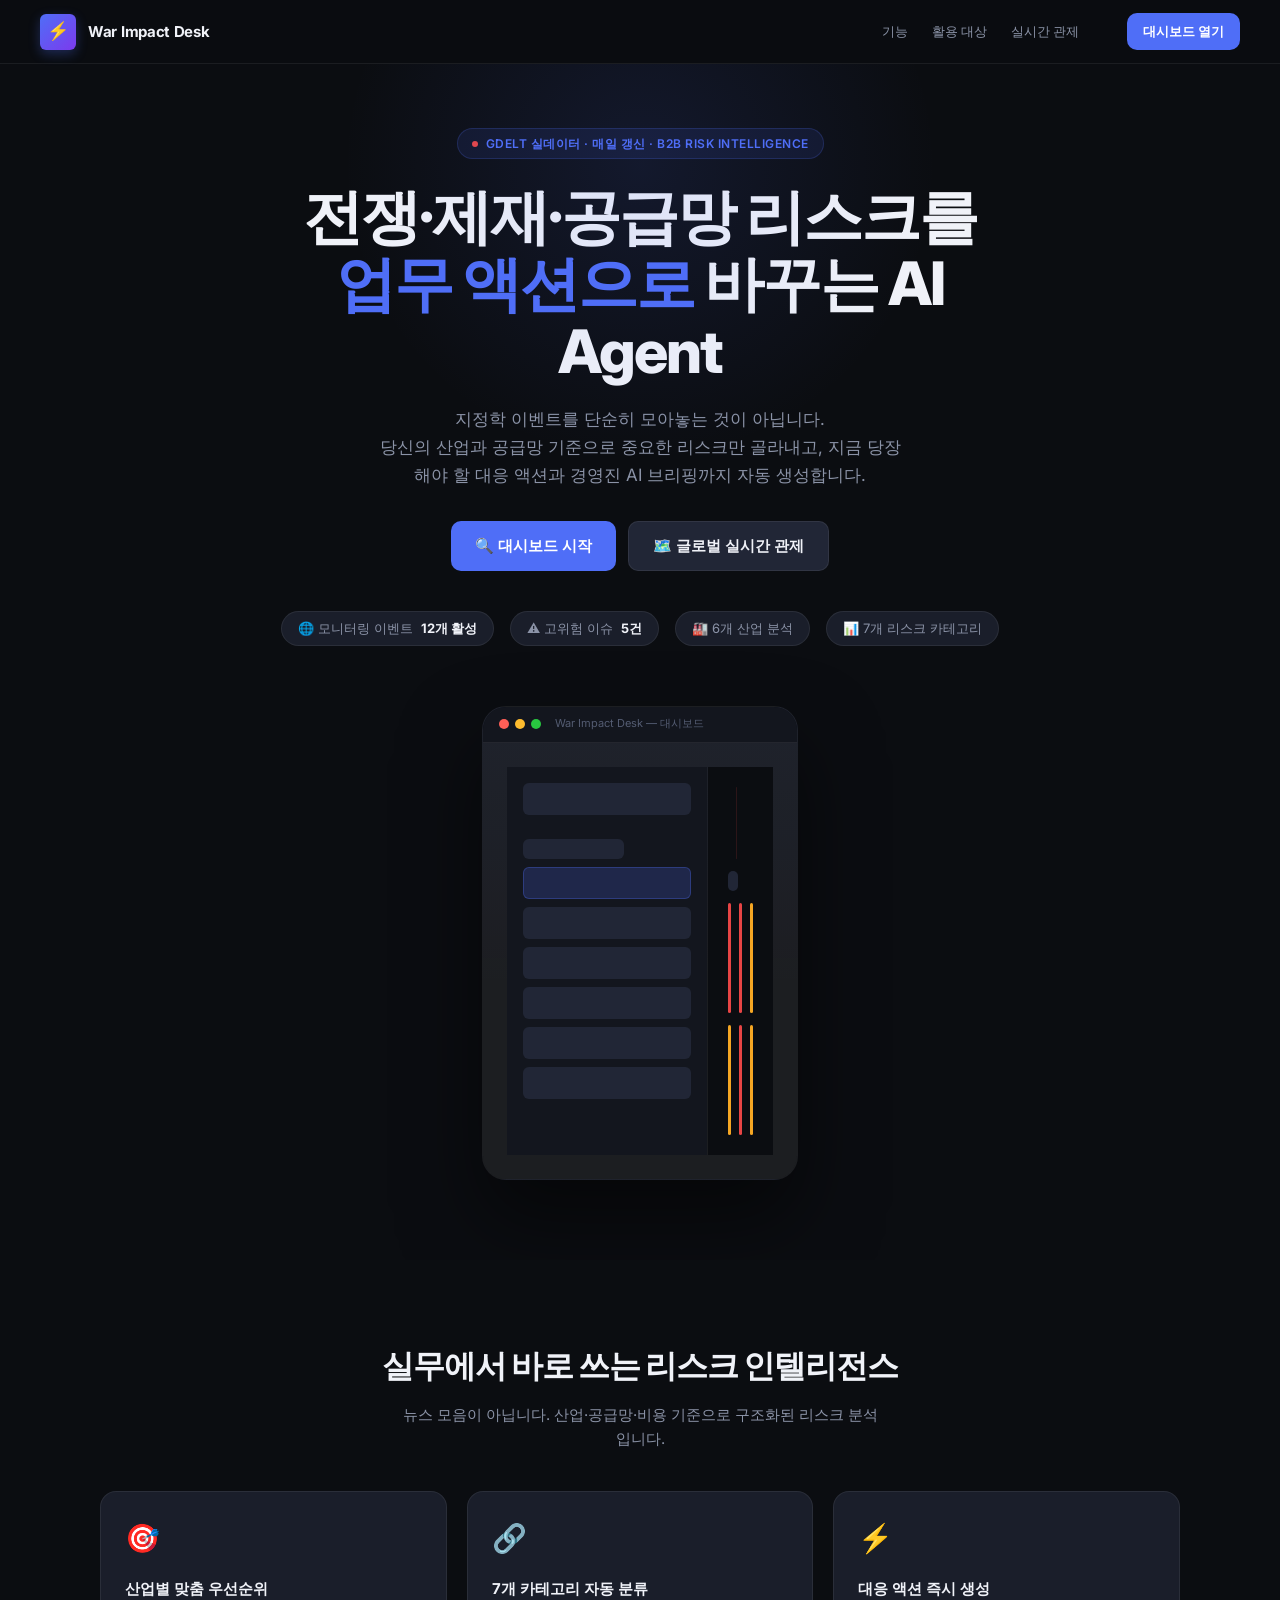
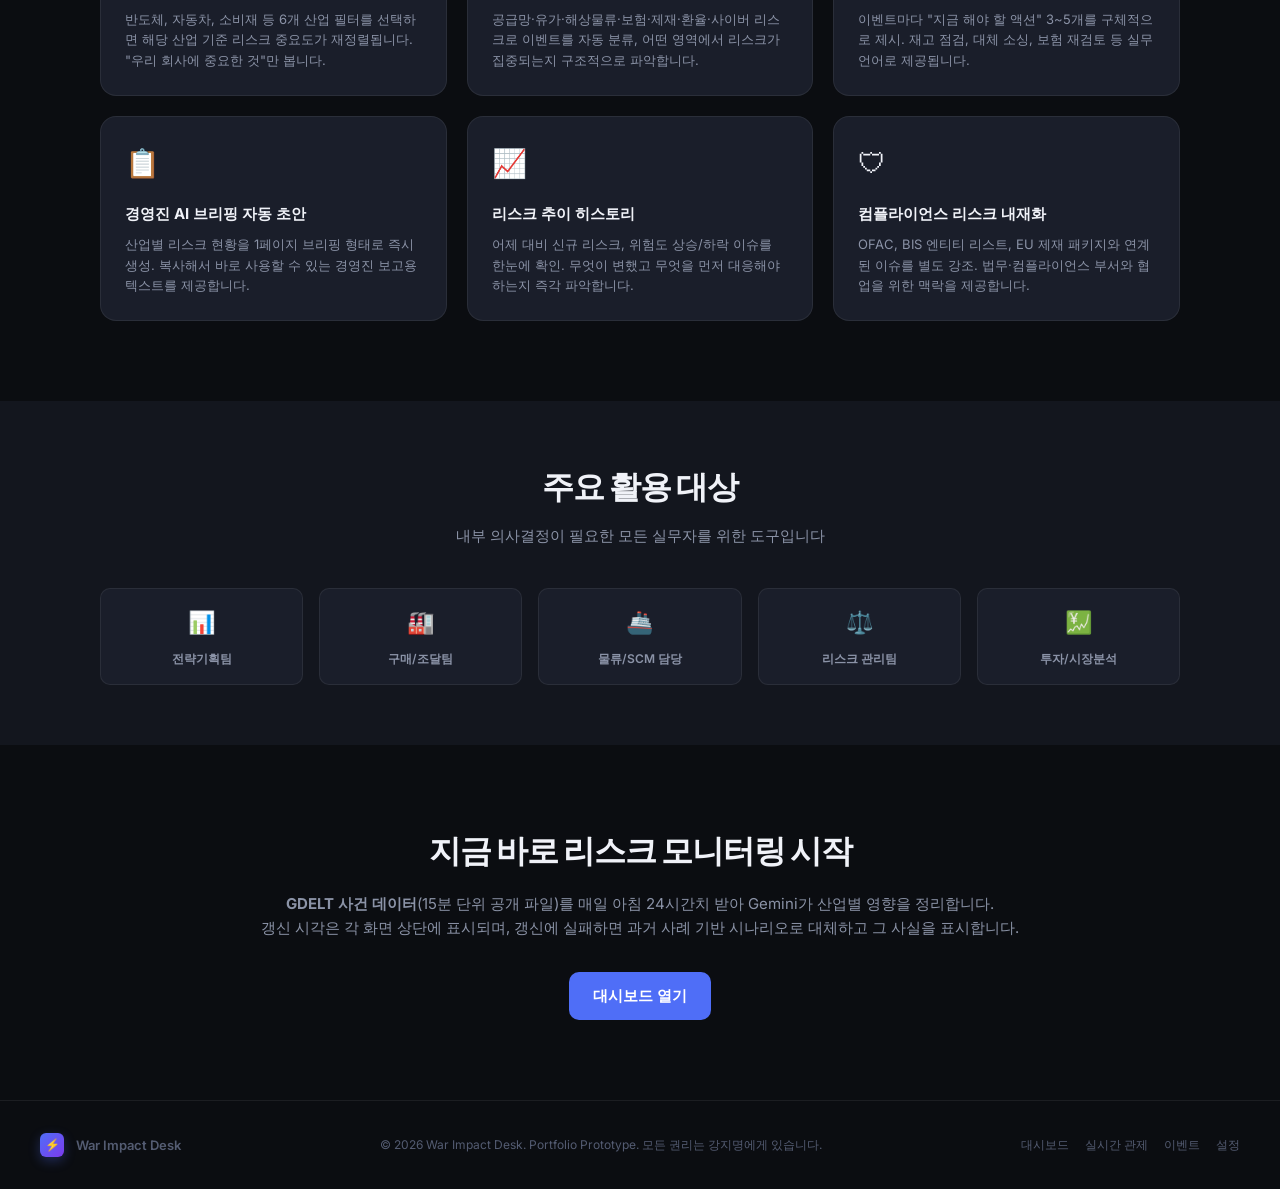
<file: index.html>
<!DOCTYPE html>
<html lang="ko">

<head>
  <meta charset="UTF-8">
  <meta name="viewport" content="width=device-width, initial-scale=1.0">
  <title>War Impact Desk — 전쟁·제재·공급망 리스크 모니터링</title>
  <meta name="description" content="전쟁·제재·공급망 리스크를 업무 액션으로 바꾸는 AI Agent. 기업 실무자를 위한 지정학 리스크 모니터링 플랫폼.">
  <link rel="stylesheet" href="styles.css">
  <style>
    .hero-screen {
      background: linear-gradient(180deg, rgba(79, 110, 247, 0.05) 0%, transparent 60%);
      border: 1px solid var(--border);
      border-radius: var(--radius-xl);
      overflow: hidden;
      max-width: 900px;
      margin: 60px auto 0;
      box-shadow: 0 40px 80px rgba(0, 0, 0, 0.5);
    }

    .hero-screen-bar {
      height: 36px;
      background: var(--bg-surface);
      border-bottom: 1px solid var(--border);
      display: flex;
      align-items: center;
      gap: 6px;
      padding: 0 16px;
    }

    .dot {
      width: 10px;
      height: 10px;
      border-radius: 50%;
    }

    .hero-screen img {
      width: 100%;
      display: block;
    }

    .hero-screen-preview {
      background: var(--bg-surface);
      padding: 24px;
      display: grid;
      grid-template-columns: 200px 1fr;
      gap: 1px;
      background-color: var(--border);
    }

    .preview-sidebar {
      background: var(--bg-surface);
      padding: 16px;
      display: flex;
      flex-direction: column;
      gap: 8px;
    }

    .preview-main {
      background: var(--bg-base);
      padding: 20px;
      display: flex;
      flex-direction: column;
      gap: 12px;
    }

    .ph {
      border-radius: 6px;
    }

    /* placeholder */
    .gradient-text {
      background: linear-gradient(135deg, #6c8aff, #a78bfa);
      -webkit-background-clip: text;
      -webkit-text-fill-color: transparent;
      background-clip: text;
    }

    .stat-pill {
      display: inline-flex;
      align-items: center;
      gap: 8px;
      background: var(--bg-card);
      border: 1px solid var(--border);
      border-radius: 99px;
      padding: 6px 16px;
      font-size: 13px;
      color: var(--text-secondary);
    }

    .stat-pill strong {
      color: var(--text-primary);
    }
  </style>
</head>

<body class="landing-body">

  <!-- NAV -->
  <nav class="landing-nav">
    <div class="logo-mark" onclick="location.href='index.html'" style="cursor:pointer;">
      <div class="logo-icon">⚡</div>
      <div>
        <div class="logo-text">War Impact Desk</div>
      </div>
    </div>
    <div class="landing-nav-links">
      <a href="#features" class="landing-nav-link">기능</a>
      <a href="#use-cases" class="landing-nav-link">활용 대상</a>
      <a href="map.html" class="landing-nav-link">실시간 관제</a>
    </div>
    <a href="dashboard.html" class="btn btn-primary" style="margin-left: 24px;">
      대시보드 열기
    </a>
  </nav>

  <!-- HERO -->
  <section class="hero">
    <div class="hero-label">
      <span class="pulse"
        style="width:6px;height:6px;border-radius:50%;background:var(--risk-high);display:inline-block;"></span>
      GDELT 실데이터 · 매일 갱신 · B2B RISK INTELLIGENCE
    </div>
    <h1 class="hero-title">
      전쟁·제재·공급망 리스크를<br>
      <span>업무 액션으로</span> 바꾸는 AI Agent
    </h1>
    <p class="hero-sub">
      지정학 이벤트를 단순히 모아놓는 것이 아닙니다.<br>
      당신의 산업과 공급망 기준으로 중요한 리스크만 골라내고,
      지금 당장 해야 할 대응 액션과 경영진 AI 브리핑까지 자동 생성합니다.
    </p>
    <div class="hero-cta">
      <a href="dashboard.html" class="btn btn-primary btn-lg">
        🔍 대시보드 시작
      </a>
      <a href="map.html" class="btn btn-secondary btn-lg">
        🗺️ 글로벌 실시간 관제
      </a>
    </div>

    <!-- STATS ROW -->
    <div style="display:flex; gap:16px; margin-top: 40px; flex-wrap:wrap; justify-content:center;">
      <div class="stat-pill">🌐 모니터링 이벤트 <strong>12개 활성</strong></div>
      <div class="stat-pill">⚠️ 고위험 이슈 <strong>5건</strong></div>
      <div class="stat-pill">🏭 6개 산업 분석</div>
      <div class="stat-pill">📊 7개 리스크 카테고리</div>
    </div>

    <!-- MOCK SCREEN PREVIEW -->
    <div class="hero-screen fade-in fade-in-delay-2">
      <div class="hero-screen-bar">
        <div class="dot" style="background:#ff5f57;"></div>
        <div class="dot" style="background:#febc2e;"></div>
        <div class="dot" style="background:#28c840;"></div>
        <span style="font-size:11px;color:var(--text-muted);margin-left:8px;">War Impact Desk — 대시보드</span>
      </div>
      <div class="hero-screen-preview">
        <!-- mini sidebar -->
        <div class="preview-sidebar">
          <div class="ph skeleton" style="height:32px;"></div>
          <div style="height:8px;"></div>
          <div class="ph skeleton" style="height:20px;width:60%;"></div>
          <div class="ph skeleton"
            style="height:32px;background:rgba(79,110,247,0.2);border:1px solid rgba(79,110,247,0.3);"></div>
          <div class="ph skeleton" style="height:32px;"></div>
          <div class="ph skeleton" style="height:32px;"></div>
          <div class="ph skeleton" style="height:32px;"></div>
          <div class="ph skeleton" style="height:32px;"></div>
          <div class="ph skeleton" style="height:32px;"></div>
        </div>
        <!-- mini main -->
        <div class="preview-main">
          <div style="display:grid;grid-template-columns:repeat(4,1fr);gap:8px;">
            <div class="ph skeleton" style="height:72px;border-radius:10px;"></div>
            <div class="ph skeleton" style="height:72px;border-radius:10px;background:rgba(232,69,69,0.15);"></div>
            <div class="ph skeleton" style="height:72px;border-radius:10px;"></div>
            <div class="ph skeleton" style="height:72px;border-radius:10px;"></div>
          </div>
          <div class="ph skeleton" style="height:20px;width:40%;"></div>
          <div style="display:grid;grid-template-columns:repeat(3,1fr);gap:8px;">
            <div class="ph skeleton" style="height:110px;border-radius:10px;border-left:3px solid var(--risk-high);">
            </div>
            <div class="ph skeleton" style="height:110px;border-radius:10px;border-left:3px solid var(--risk-high);">
            </div>
            <div class="ph skeleton" style="height:110px;border-radius:10px;border-left:3px solid var(--risk-medium);">
            </div>
          </div>
          <div style="display:grid;grid-template-columns:repeat(3,1fr);gap:8px;">
            <div class="ph skeleton" style="height:110px;border-radius:10px;border-left:3px solid var(--risk-medium);">
            </div>
            <div class="ph skeleton" style="height:110px;border-radius:10px;border-left:3px solid var(--risk-high);">
            </div>
            <div class="ph skeleton" style="height:110px;border-radius:10px;border-left:3px solid var(--risk-medium);">
            </div>
          </div>
        </div>
      </div>
    </div>
  </section>

  <!-- FEATURES -->
  <section class="feature-section" id="features">
    <h2 class="feature-section-title">실무에서 바로 쓰는 리스크 인텔리전스</h2>
    <p class="feature-section-sub">뉴스 모음이 아닙니다. 산업·공급망·비용 기준으로 구조화된 리스크 분석입니다.</p>
    <div class="feature-grid">
      <div class="feature-card fade-in">
        <div class="feature-icon">🎯</div>
        <div class="feature-title">산업별 맞춤 우선순위</div>
        <div class="feature-desc">반도체, 자동차, 소비재 등 6개 산업 필터를 선택하면 해당 산업 기준 리스크 중요도가 재정렬됩니다. "우리 회사에 중요한 것"만 봅니다.</div>
      </div>
      <div class="feature-card fade-in fade-in-delay-1">
        <div class="feature-icon">🔗</div>
        <div class="feature-title">7개 카테고리 자동 분류</div>
        <div class="feature-desc">공급망·유가·해상물류·보험·제재·환율·사이버 리스크로 이벤트를 자동 분류, 어떤 영역에서 리스크가 집중되는지 구조적으로 파악합니다.</div>
      </div>
      <div class="feature-card fade-in fade-in-delay-2">
        <div class="feature-icon">⚡</div>
        <div class="feature-title">대응 액션 즉시 생성</div>
        <div class="feature-desc">이벤트마다 "지금 해야 할 액션" 3~5개를 구체적으로 제시. 재고 점검, 대체 소싱, 보험 재검토 등 실무 언어로 제공됩니다.</div>
      </div>
      <div class="feature-card fade-in">
        <div class="feature-icon">📋</div>
        <div class="feature-title">경영진 AI 브리핑 자동 초안</div>
        <div class="feature-desc">산업별 리스크 현황을 1페이지 브리핑 형태로 즉시 생성. 복사해서 바로 사용할 수 있는 경영진 보고용 텍스트를 제공합니다.</div>
      </div>
      <div class="feature-card fade-in fade-in-delay-1">
        <div class="feature-icon">📈</div>
        <div class="feature-title">리스크 추이 히스토리</div>
        <div class="feature-desc">어제 대비 신규 리스크, 위험도 상승/하락 이슈를 한눈에 확인. 무엇이 변했고 무엇을 먼저 대응해야 하는지 즉각 파악합니다.</div>
      </div>
      <div class="feature-card fade-in fade-in-delay-2">
        <div class="feature-icon">🛡</div>
        <div class="feature-title">컴플라이언스 리스크 내재화</div>
        <div class="feature-desc">OFAC, BIS 엔티티 리스트, EU 제재 패키지와 연계된 이슈를 별도 강조. 법무·컴플라이언스 부서와 협업을 위한 맥락을 제공합니다.</div>
      </div>
    </div>
  </section>

  <!-- USE CASES -->
  <section class="use-case-section" id="use-cases">
    <div style="max-width:1080px;margin:0 auto;">
      <h2 class="feature-section-title">주요 활용 대상</h2>
      <p class="feature-section-sub">내부 의사결정이 필요한 모든 실무자를 위한 도구입니다</p>
      <div class="use-case-grid">
        <div class="use-case-card">
          <div class="use-case-icon">📊</div>
          <div class="use-case-label">전략기획팀</div>
        </div>
        <div class="use-case-card">
          <div class="use-case-icon">🏭</div>
          <div class="use-case-label">구매/조달팀</div>
        </div>
        <div class="use-case-card">
          <div class="use-case-icon">🚢</div>
          <div class="use-case-label">물류/SCM 담당</div>
        </div>
        <div class="use-case-card">
          <div class="use-case-icon">⚖️</div>
          <div class="use-case-label">리스크 관리팀</div>
        </div>
        <div class="use-case-card">
          <div class="use-case-icon">💹</div>
          <div class="use-case-label">투자/시장분석</div>
        </div>
      </div>
    </div>
  </section>

  <!-- CTA -->
  <section style="padding: 80px 40px; text-align:center;">
    <h2 style="font-size:32px;font-weight:800;letter-spacing:-1px;margin-bottom:16px;">지금 바로 리스크 모니터링 시작</h2>
    <p style="color:var(--text-secondary);font-size:15px;margin-bottom:32px;"><strong>GDELT 사건 데이터</strong>(15분 단위 공개 파일)를 매일 아침 24시간치 받아 Gemini가 산업별 영향을 정리합니다.<br>
      갱신 시각은 각 화면 상단에 표시되며, 갱신에 실패하면 과거 사례 기반 시나리오로 대체하고 그 사실을 표시합니다.</p>
    <a href="dashboard.html" class="btn btn-primary btn-lg">대시보드 열기</a>
  </section>

  <!-- FOOTER -->
  <footer class="lp-footer">
    <div class="logo-mark">
      <div class="logo-icon" style="width:24px;height:24px;font-size:12px;">⚡</div>
      <span style="font-size:13px;font-weight:600;">War Impact Desk</span>
    </div>
    <div>© 2026 War Impact Desk. Portfolio Prototype. 모든 권리는 강지명에게 있습니다.</div>
    <div style="display:flex;gap:16px;">
      <a href="dashboard.html" style="color:var(--text-muted);">대시보드</a>
      <a href="map.html" style="color:var(--text-muted);">실시간 관제</a>
      <a href="events.html" style="color:var(--text-muted);">이벤트</a>
      <a href="settings.html" style="color:var(--text-muted);">설정</a>
    </div>
  </footer>

</body>

</html>
</file>
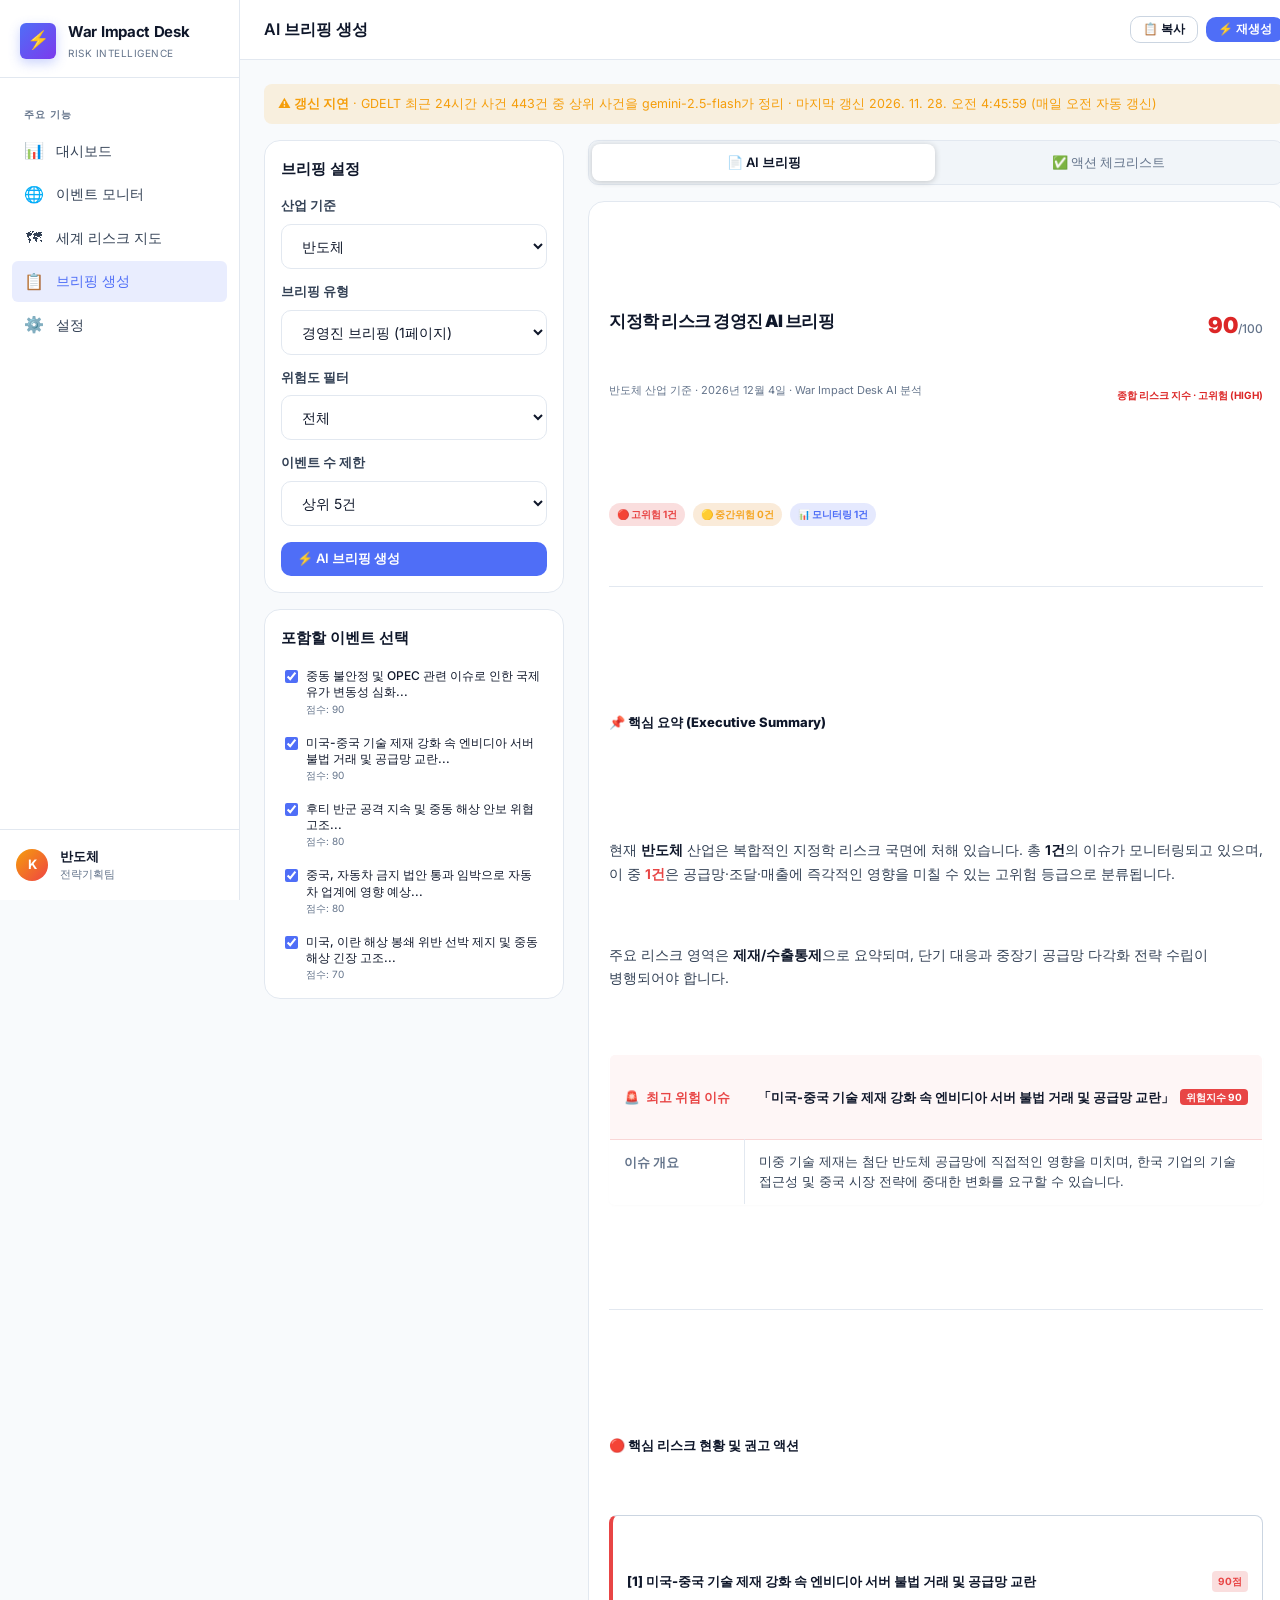
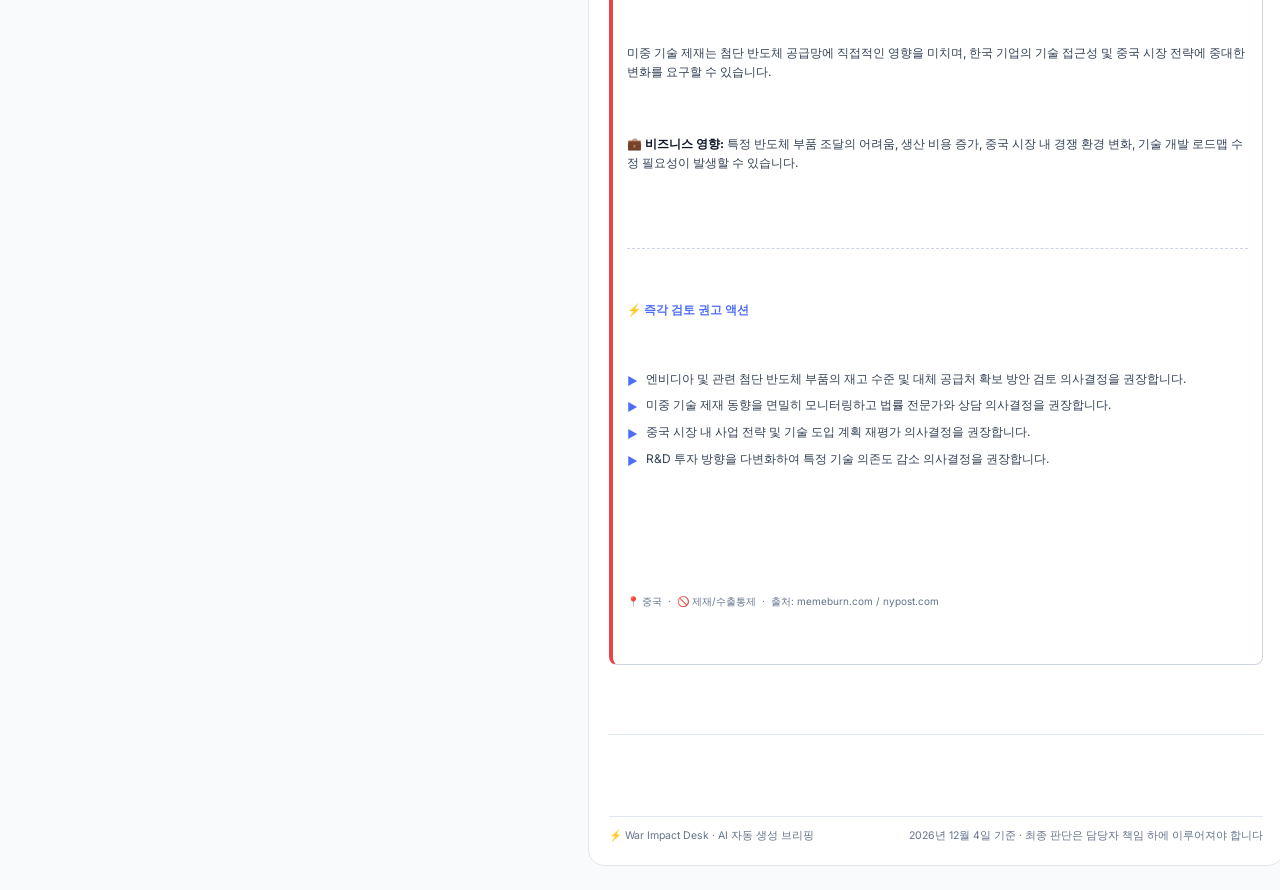
<file: report.html>
<!DOCTYPE html>
<html lang="ko">

<head>
  <meta charset="UTF-8">
  <meta name="viewport" content="width=device-width, initial-scale=1.0">
  <title>브리핑 생성 — War Impact Desk</title>
  <link rel="stylesheet" href="styles.css">
  <style>
    .report-preview {
      background: var(--bg-surface);
      border: 1px solid var(--border);
      border-radius: var(--radius-lg);
      padding: 20px;
      font-size: 12.5px;
      line-height: 1.7;
      color: var(--text-secondary);
      white-space: pre-wrap;
      word-break: break-word;
      min-height: 300px;
      font-family: var(--font-sans);
    }

    .report-preview b,
    .report-preview strong {
      color: var(--text-primary);
    }

    .report-section {
      margin-bottom: 18px;
      padding-bottom: 14px;
      border-bottom: 1px solid var(--border);
    }

    .report-section:last-of-type {
      border-bottom: none;
    }

    .report-section-title {
      font-weight: 800;
      color: var(--text-primary);
      font-size: 13px;
      padding-bottom: 6px;
      margin-bottom: 10px;
      font-family: var(--font-sans);
    }

    /* Light Theme Override for Entire Page (report.html) */
    body {
      --bg-base: #f8fafc;
      --bg-surface: #ffffff;
      --bg-card: #ffffff;
      --bg-elevated: #f1f5f9;
      --bg-hover: #e2e8f0;
      --border: #e2e8f0;
      --border-md: #cbd5e1;

      --text-primary: #0f172a;
      --text-secondary: #334155;
      --text-muted: #64748b;

      background: var(--bg-base);
      color: var(--text-primary);
    }

    .form-input,
    .form-select {
      background: var(--bg-surface);
      color: var(--text-primary);
    }

    .btn-secondary {
      background: var(--bg-surface);
      border-color: var(--border-md);
      color: var(--text-primary);
    }

    .btn-secondary:hover {
      background: var(--bg-hover);
    }

    .tab {
      color: var(--text-muted);
    }

    .tab.active,
    .tab:hover {
      color: var(--text-primary);
    }

    .tabs {
      background: var(--bg-elevated);
      border: 1px solid var(--border);
    }

    .generating-overlay {
      position: absolute;
      inset: 0;
      background: rgba(11, 13, 17, 0.8);
      backdrop-filter: blur(4px);
      display: flex;
      flex-direction: column;
      align-items: center;
      justify-content: center;
      border-radius: var(--radius-lg);
      z-index: 10;
      gap: 16px;
    }

    .spinner {
      width: 36px;
      height: 36px;
      border: 3px solid var(--bg-elevated);
      border-top-color: var(--accent);
      border-radius: 50%;
      animation: spin 0.8s linear infinite;
    }

    @keyframes spin {
      to {
        transform: rotate(360deg);
      }
    }

    .preview-wrap {
      position: relative;
    }

    .action-checklist {
      display: flex;
      flex-direction: column;
      gap: 8px;
    }

    .action-li {
      display: flex;
      align-items: flex-start;
      gap: 12px;
      padding: 12px 14px;
      background: var(--bg-card);
      border: 1px solid var(--border);
      border-radius: var(--radius-md);
      font-size: 13px;
      transition: var(--transition);
      cursor: pointer;
    }

    .action-li:hover {
      border-color: var(--border-md);
    }

    .action-li.done {
      opacity: 0.5;
      text-decoration: line-through;
    }

    .checkbox {
      width: 18px;
      height: 18px;
      border: 1.5px solid var(--border-md);
      border-radius: 4px;
      flex-shrink: 0;
      margin-top: 1px;
      display: flex;
      align-items: center;
      justify-content: center;
      transition: var(--transition);
    }

    .action-li.done .checkbox {
      background: var(--accent);
      border-color: var(--accent);
      color: white;
    }

    .config-panel {
      display: flex;
      flex-direction: column;
      gap: 16px;
    }

    .tab-panels {
      margin-top: 20px;
    }
  </style>
</head>

<body>
  <div class="app-layout">
    <aside class="sidebar">
      <div class="sidebar-logo" onclick="location.href='index.html'" style="cursor:pointer;">
        <div class="logo-mark">
          <div class="logo-icon">⚡</div>
          <div>
            <div class="logo-text">War Impact Desk</div>
            <div class="logo-sub">Risk Intelligence</div>
          </div>
        </div>
      </div>
      <nav class="sidebar-nav">
        <div class="nav-section-label">주요 기능</div>
        <a href="dashboard.html" class="nav-item"><span class="nav-icon">📊</span> 대시보드</a>
        <a href="events.html" class="nav-item"><span class="nav-icon">🌐</span> 이벤트 모니터</a>
        <a href="map.html" class="nav-item"><span class="nav-icon">🗺</span> 세계 리스크 지도</a>
        <a href="report.html" class="nav-item active"><span class="nav-icon">📋</span> 브리핑 생성</a>
        <a href="settings.html" class="nav-item"><span class="nav-icon">⚙️</span> 설정</a>
      </nav>
      <div class="sidebar-footer">
        <div class="user-chip">
          <div class="user-avatar">K</div>
          <div>
            <div class="user-name" id="sidebar-ind">반도체</div>
            <div class="user-role">전략기획팀</div>
          </div>
        </div>
      </div>
    </aside>

    <div class="main-content">
      <div class="topbar">
        <div class="topbar-title">AI 브리핑 생성</div>
        <div class="topbar-actions">
          <button class="btn btn-secondary btn-sm" onclick="copyReport()">📋 복사</button>
          <button class="btn btn-primary btn-sm" onclick="generateReport()">⚡ 재생성</button>
        </div>
      </div>

      <div class="page-body">
        <div style="display:grid;grid-template-columns:300px 1fr;gap:24px;align-items:start;">

          <!-- LEFT: Config -->
          <div class="config-panel fade-in">
            <div class="card card-sm">
              <div class="section-title" style="margin-bottom:14px;">브리핑 설정</div>
              <div style="display:flex;flex-direction:column;gap:12px;">
                <div class="form-group">
                  <label class="form-label">산업 기준</label>
                  <select class="form-select" id="sel-industry">
                    <option value="all">전체 산업</option>
                  </select>
                </div>
                <div class="form-group">
                  <label class="form-label">브리핑 유형</label>
                  <select class="form-select" id="sel-type">
                    <option value="exec">경영진 브리핑 (1페이지)</option>
                    <option value="detail">실무팀 상세 리포트</option>
                    <option value="action">액션 아이템 리스트</option>
                  </select>
                </div>
                <div class="form-group">
                  <label class="form-label">위험도 필터</label>
                  <select class="form-select" id="sel-risk">
                    <option value="all">전체</option>
                    <option value="high">고위험만</option>
                    <option value="high_medium">고위험 + 중간</option>
                  </select>
                </div>
                <div class="form-group">
                  <label class="form-label">이벤트 수 제한</label>
                  <select class="form-select" id="sel-count">
                    <option value="3">상위 3건</option>
                    <option value="5" selected>상위 5건</option>
                    <option value="10">전체 (10건)</option>
                  </select>
                </div>
                <button class="btn btn-primary" onclick="generateReport()" style="margin-top:4px;">
                  ⚡ AI 브리핑 생성
                </button>
              </div>
            </div>

            <!-- Event multi-select -->
            <div class="card card-sm">
              <div class="section-title" style="margin-bottom:12px;">포함할 이벤트 선택</div>
              <div id="event-checkboxes"
                style="display:flex;flex-direction:column;gap:6px;max-height:320px;overflow-y:auto;"></div>
            </div>
          </div>

          <!-- RIGHT: Report Preview -->
          <div class="fade-in">
            <!-- Tabs -->
            <div class="tabs" style="margin-bottom:16px;">
              <div class="tab active" onclick="switchTab('preview',this)">📄 AI 브리핑</div>
              <div class="tab" onclick="switchTab('actions',this)">✅ 액션 체크리스트</div>
            </div>

            <!-- TAB: Preview -->
            <div id="tab-preview" class="tab-content active preview-wrap">
              <div id="report-output" class="report-preview"></div>
              <div id="gen-overlay" class="generating-overlay" style="display:none;">
                <div class="spinner"></div>
                <div style="font-size:13px;color:var(--text-secondary);">AI 분석 중...</div>
              </div>
            </div>

            <!-- TAB: Actions -->
            <div id="tab-actions" class="tab-content">
              <div class="section-header" style="margin-bottom:12px;">
                <div>
                  <div class="section-title">통합 액션 체크리스트</div>
                  <div class="section-sub" id="action-progress-label">0 / 0 완료</div>
                </div>
                <button class="btn btn-ghost btn-sm" onclick="resetChecklist()">초기화</button>
              </div>
              <div class="action-checklist" id="action-list"></div>
            </div>

            <!-- Copy success -->
            <div id="copy-toast"
              style="display:none;position:fixed;bottom:24px;right:24px;background:var(--bg-elevated);border:1px solid var(--border-md);border-radius:var(--radius-md);padding:10px 18px;font-size:13px;color:var(--text-primary);box-shadow:var(--shadow-elevated);z-index:999;">
              ✅ 클립보드에 복사되었습니다
            </div>
          </div>

        </div>
      </div>
    </div>
  </div>

  <script src="live-data.js"></script>
  <script src="data.js"></script>
  <script>
    let checkedActions = {};
    let selectedEventIds = new Set();

    document.addEventListener('DOMContentLoaded', () => {
      // Populate industry dropdown
      const sel = document.getElementById('sel-industry');
      INDUSTRIES.forEach(i => { const o = document.createElement('option'); o.value = i.id; o.textContent = i.label; sel.appendChild(o); });
      const prefs = loadPreferences();
      sel.value = prefs.industry || 'semiconductor';
      document.getElementById('sidebar-ind').textContent = INDUSTRIES.find(i => i.id === prefs.industry)?.label || '반도체';

      // Check URL param
      const params = new URLSearchParams(location.search);
      const paramId = params.get('id');

      // Populate event checkboxes
      renderEventCheckboxes(paramId);

      generateReport();
    });

    function renderEventCheckboxes(preselected) {
      const wrap = document.getElementById('event-checkboxes');
      wrap.innerHTML = '';
      const sorted = [...EVENTS].sort((a, b) => b.risk_score - a.risk_score);
      sorted.forEach((e, idx) => {
        const isChecked = preselected ? e.id === preselected : idx < 5;
        if (isChecked) selectedEventIds.add(e.id);
        const item = document.createElement('label');
        item.style.cssText = 'display:flex;align-items:flex-start;gap:8px;cursor:pointer;padding:6px 4px;border-radius:6px;transition:var(--transition);';
        item.innerHTML = `
        <input type="checkbox" ${isChecked ? 'checked' : ''} value="${e.id}" style="margin-top:2px;accent-color:var(--accent);" onchange="toggleEvent('${e.id}',this.checked)">
        <div>
          <div style="font-size:12px;font-weight:500;line-height:1.35;">${e.title.slice(0, 45)}...</div>
          <div style="font-size:10px;color:var(--text-muted);">점수: ${e.risk_score}</div>
        </div>
      `;
        wrap.appendChild(item);
      });
    }

    function toggleEvent(id, checked) {
      if (checked) selectedEventIds.add(id); else selectedEventIds.delete(id);
    }

    function switchTab(name, el) {
      document.querySelectorAll('.tab').forEach(t => t.classList.remove('active'));
      document.querySelectorAll('.tab-content').forEach(t => t.classList.remove('active'));
      el.classList.add('active');
      document.getElementById('tab-' + name).classList.add('active');
    }

    function getSelectedEvents() {
      const ind = document.getElementById('sel-industry').value;
      const risk = document.getElementById('sel-risk').value;
      const count = parseInt(document.getElementById('sel-count').value);

      let events = EVENTS.filter(e => selectedEventIds.has(e.id));
      if (ind !== 'all') events = events.filter(e => e.impact_industries.includes(ind));
      if (risk === 'high') events = events.filter(e => e.risk_level === 'high');
      if (risk === 'high_medium') events = events.filter(e => e.risk_level !== 'low');
      events = events.sort((a, b) => b.risk_score - a.risk_score).slice(0, count);
      return events;
    }

    function generateReport() {
      const overlay = document.getElementById('gen-overlay');
      overlay.style.display = 'flex';

      setTimeout(() => {
        const type = document.getElementById('sel-type').value;
        const ind = document.getElementById('sel-industry').value;
        const events = getSelectedEvents();
        const indLabel = INDUSTRIES.find(i => i.id === ind)?.label || '전체';
        const now = new Date();
        const dateStr = now.toLocaleDateString('ko-KR', { year: 'numeric', month: 'long', day: 'numeric' });

        let output = '';

        if (type === 'exec') {
          output = buildExecReport(events, indLabel, dateStr);
        } else if (type === 'detail') {
          output = buildDetailReport(events, indLabel, dateStr);
        } else {
          output = buildActionReport(events, indLabel, dateStr);
        }

        document.getElementById('report-output').innerHTML = output;
        buildActionChecklist(events);
        overlay.style.display = 'none';
      }, 900);
    }

    function buildExecReport(events, ind, date) {
      const highCount = events.filter(e => e.risk_level === 'high').length;
      const medCount = events.filter(e => e.risk_level === 'medium').length;
      const avgScore = events.length ? Math.round(events.reduce((s, e) => s + e.risk_score, 0) / events.length) : 0;
      const topEvent = events[0];
      const cats = [...new Set(events.map(e => CATEGORIES[e.category]?.label))].filter(Boolean);
      const riskLabel = avgScore >= 75 ? '고위험 (HIGH)' : avgScore >= 50 ? '중간 위험 (MEDIUM)' : '낮음 (LOW)';
      const riskColor = avgScore >= 75 ? '#dc2626' : avgScore >= 50 ? '#d97706' : '#16a34a';
      const escalated = events.filter(e => (e.risk_score - e.prev_score) >= 10).map(e => e.title).slice(0, 3);

      return `<div class="report-section">
        <div style="display:flex;justify-content:space-between;align-items:flex-start;margin-bottom:14px;">
          <div>
            <div style="font-size:17px;font-weight:900;color:var(--text-primary);letter-spacing:-0.5px;">지정학 리스크 경영진 AI 브리핑</div>
            <div style="font-size:11px;color:var(--text-muted);margin-top:3px;">${ind} 산업 기준 · ${date} · War Impact Desk AI 분석</div>
          </div>
          <div style="text-align:right;">
            <div style="font-size:22px;font-weight:900;color:${riskColor};">${avgScore}<span style="font-size:12px;font-weight:500;color:#64748b;">/100</span></div>
            <div style="font-size:10px;font-weight:700;color:${riskColor};">종합 리스크 지수 · ${riskLabel}</div>
          </div>
        </div>
        <div style="display:flex;gap:8px;flex-wrap:wrap;margin-bottom:4px;">
          <span style="background:rgba(220,38,38,0.15);color:var(--risk-high);font-size:10px;font-weight:700;padding:3px 8px;border-radius:99px;">🔴 고위험 ${highCount}건</span>
          <span style="background:rgba(217,119,6,0.15);color:var(--risk-medium);font-size:10px;font-weight:700;padding:3px 8px;border-radius:99px;">🟡 중간위험 ${medCount}건</span>
          <span style="background:rgba(79,110,247,0.15);color:var(--accent);font-size:10px;font-weight:700;padding:3px 8px;border-radius:99px;">📊 모니터링 ${events.length}건</span>
          ${escalated.length ? `<span style="background:rgba(194,65,12,0.15);color:#f97316;font-size:10px;font-weight:700;padding:3px 8px;border-radius:99px;">⚠️ 위험 상승 ${escalated.length}건</span>` : ''}
        </div>
      </div>

      <div class="report-section">
        <div class="report-section-title">📌 핵심 요약 (Executive Summary)</div>
        <div style="font-size:13.5px;color:var(--text-secondary);line-height:1.75; word-break: keep-all;">
          <p style="margin-bottom:10px;">현재 <strong>${ind}</strong> 산업은 복합적인 지정학 리스크 국면에 처해 있습니다. 총 <strong>${events.length}건</strong>의 이슈가 모니터링되고 있으며, 이 중 <strong style="color:var(--risk-high);">${highCount}건</strong>은 공급망·조달·매출에 즉각적인 영향을 미칠 수 있는 고위험 등급으로 분류됩니다.</p>
          <p style="margin-bottom:0;">주요 리스크 영역은 <strong>${cats.join(' / ')}</strong>으로 요약되며, 단기 대응과 중장기 공급망 다각화 전략 수립이 병행되어야 합니다.</p>
          ${topEvent ? `<table style="width:100%;border-collapse:collapse;margin:16px 0 0 0;font-size:12.5px;color:var(--text-secondary);border:1px solid var(--border-md);border-radius:6px;overflow:hidden;box-shadow:0 1px 3px rgba(0,0,0,0.02);">
            <tbody>
              <tr style="background:rgba(220,38,38,0.04);border-bottom:1px solid rgba(220,38,38,0.15);height:28px;">
                <th style="padding:4px 14px;text-align:left;font-weight:700;color:var(--risk-high);width:1px;white-space:nowrap;vertical-align:middle;line-height:1.2;">
                  <span style="display:flex;align-items:center;gap:6px;"><span style="font-size:12.5px;">🚨</span> 최고 위험 이슈</span>
                </th>
                <td style="padding:4px 14px;font-weight:800;color:var(--text-primary);vertical-align:middle;line-height:1.2;">
                  <div style="display:flex;align-items:center;gap:6px;flex-wrap:nowrap;">
                    <span style="white-space:nowrap;overflow:hidden;text-overflow:ellipsis;">「${topEvent.title}」</span>
                    <span style="display:inline-flex;align-items:center;padding:2px 6px;border-radius:4px;background:var(--risk-high);color:#fff;font-size:10px;font-weight:700;line-height:1.2;height:16px;white-space:nowrap;flex-shrink:0;">위험지수 ${topEvent.risk_score}</span>
                  </div>
                </td>
              </tr>
              <tr style="background:var(--bg-surface);">
                <th style="padding:12px 14px;text-align:left;font-weight:700;color:var(--text-muted);border-right:1px solid var(--border);border-bottom:1px solid var(--border);vertical-align:top;">이슈 개요</th>
                <td style="padding:12px 14px;line-height:1.6;border-bottom:1px solid var(--border);vertical-align:top;word-break:keep-all;">${topEvent.insight.why_it_matters}</td>
              </tr>
            </tbody>
          </table>` : ''}
        </div>
      </div>

      <div class="report-section">
        <div class="report-section-title">🔴 핵심 리스크 현황 및 권고 액션</div>
        ${events.map((e, i) => {
        const delta = e.risk_score - e.prev_score;
        const cat = CATEGORIES[e.category];
        return `<div style="margin-bottom:12px;padding:12px 14px;background:transparent;border-radius:8px;border:1px solid var(--border-md);border-left:4px solid ${e.risk_level === 'high' ? 'var(--risk-high)' : e.risk_level === 'medium' ? 'var(--risk-medium)' : 'var(--risk-low)'};">
            <div style="display:flex;justify-content:space-between;align-items:center;margin-bottom:8px;">
              <div style="font-size:13px;font-weight:800;color:var(--text-primary);">[${i + 1}] ${e.title}</div>
              <div style="display:flex;gap:6px;align-items:center;">
                ${delta > 0 ? `<span style="font-size:10px;color:var(--risk-high);font-weight:700;">▲${delta}pt</span>` : ''}
                <span style="font-size:10px;font-weight:700;padding:2px 6px;border-radius:4px;background:${e.risk_level === 'high' ? 'rgba(220,38,38,0.15)' : e.risk_level === 'medium' ? 'rgba(217,119,6,0.15)' : 'rgba(22,163,74,0.15)'};color:${e.risk_level === 'high' ? 'var(--risk-high)' : e.risk_level === 'medium' ? 'var(--risk-medium)' : 'var(--risk-low)'}">${e.risk_score}점</span>
              </div>
            </div>
            <div style="font-size:12px;color:var(--text-secondary);line-height:1.6;margin-bottom:10px;">${e.insight.why_it_matters}</div>
            <div style="font-size:12px;color:var(--text-secondary);line-height:1.6;margin-bottom:12px;"><strong style="color:var(--text-primary);">💼 비즈니스 영향:</strong> ${e.insight.business_impact}</div>
            
            <div style="padding-top:10px;border-top:1px dashed var(--border-md);">
              <div style="font-size:11.5px;color:var(--accent);font-weight:800;margin-bottom:6px;">⚡ 즉각 검토 권고 액션</div>
              ${e.insight.recommended_actions.map(a => `<div style="display:flex;gap:8px;align-items:flex-start;margin-bottom:6px;"><span style="color:var(--accent);font-weight:900;font-size:11px;margin-top:2px;">▶</span><span style="font-size:12px;color:var(--text-secondary);line-height:1.5;">${a} 의사결정을 권장합니다.</span></div>`).join('')}
            </div>
            
            <div style="font-size:10px;color:var(--text-muted);margin-top:10px;">📍 ${e.region} &nbsp;·&nbsp; ${cat?.icon} ${cat?.label} &nbsp;·&nbsp; 출처: ${e.source}</div>
          </div>`;
      }).join('')}
      </div>

      <div style="border-top:1px solid var(--border);padding-top:10px;font-size:10.5px;color:var(--text-muted);font-family:var(--font-sans);display:flex;justify-content:space-between;">
        <span>⚡ War Impact Desk · AI 자동 생성 브리핑</span>
        <span>${date} 기준 · 최종 판단은 담당자 책임 하에 이루어져야 합니다</span>
      </div>`;
    }

    function buildDetailReport(events, ind, date) {
      return `<div class="report-section">
      <div class="report-section-title">📋 ${ind} 산업 상세 리스크 분석 리포트</div>
      <div style="font-size:12px;color:var(--text-muted);margin-bottom:16px;font-family:var(--font-sans);">기준일: ${date} | 이벤트 ${events.length}건</div>
    </div>
    ${events.map((e, i) => `
      <div class="report-section" style="margin-bottom:16px;">
        <div class="report-section-title" style="font-size:14px;margin-bottom:8px;">${i + 1}. ${e.title}</div>
        <div style="font-size:11px;margin-bottom:8px;font-family:var(--font-sans);">
          <span class="badge badge-risk-${e.risk_level}" style="font-size:10px;padding:2px 6px;">${{ high: '고위험', medium: '중간', low: '낮음' }[e.risk_level]}</span>
          <span class="badge badge-cat" style="margin-left:6px;font-size:10px;padding:2px 6px;">${CATEGORIES[e.category]?.icon} ${CATEGORIES[e.category]?.label}</span>
          <span style="margin-left:8px;color:var(--text-muted);">리스크 점수: ${e.risk_score}/100 | 출처: ${e.source}</span>
        </div>
        <div style="color:var(--text-secondary);font-size:12px;line-height:1.6;font-family:var(--font-sans);margin-bottom:8px;font-style:italic;">"${e.insight.why_it_matters}"</div>
        <div style="color:var(--text-secondary);font-size:12px;line-height:1.6;font-family:var(--font-sans);margin-bottom:8px;"><strong style="color:var(--text-primary);">비즈니스 영향:</strong> ${e.insight.business_impact}</div>
        <div style="font-size:12px;font-family:var(--font-sans);">
          <strong style="color:var(--text-primary);">권고 액션:</strong>
          ${e.insight.recommended_actions.map((a, j) => `<div style="color:var(--text-secondary);margin-top:2px;padding-left:8px;">${j + 1}. ${a} 실행을 권장합니다.</div>`).join('')}
        </div>
      </div>
    `).join('')}`;
    }

    function buildActionReport(events, ind, date) {
      const all = events.flatMap(e => e.insight.recommended_actions.map(a => ({ action: a, event: e.title, level: e.risk_level })));
      return `<div class="report-section">
      <div class="report-section-title">✅ ${ind} 산업 대응 액션 리스트</div>
      <div style="font-size:12px;color:var(--text-muted);margin-bottom:16px;font-family:var(--font-sans);">생성일: ${date} | 총 ${all.length}개 항목</div>
    </div>
    <div class="report-section">
      <div class="report-section-title" style="color:var(--risk-high);">🔴 즉각 조치 (고위험)</div>
      ${all.filter(a => a.level === 'high').map((a, i) => `
        <div style="display:flex;gap:10px;margin-bottom:8px;font-family:var(--font-sans);">
          <span style="color:var(--risk-high);font-weight:800;flex-shrink:0;">${i + 1}.</span>
          <div>
            <div style="font-size:13px;color:var(--text-primary);">${a.action}</div>
            <div style="font-size:11px;color:var(--text-muted);">← ${a.event.slice(0, 60)}...</div>
          </div>
        </div>
      `).join('')}
    </div>
    <div class="report-section">
      <div class="report-section-title" style="color:var(--risk-medium);">🟡 단기 검토 (중간 위험)</div>
      ${all.filter(a => a.level === 'medium').map((a, i) => `
        <div style="display:flex;gap:10px;margin-bottom:8px;font-family:var(--font-sans);">
          <span style="color:var(--risk-medium);font-weight:800;flex-shrink:0;">${i + 1}.</span>
          <div>
            <div style="font-size:13px;color:var(--text-primary);">${a.action}</div>
            <div style="font-size:11px;color:var(--text-muted);">← ${a.event.slice(0, 60)}...</div>
          </div>
        </div>
      `).join('')}
    </div>`;
    }

    function buildActionChecklist(events) {
      // Use encodeURIComponent followed by btoa to safely encode non-latin characters
      const all = events.flatMap(e => e.insight.recommended_actions.map(a => {
        let key = '';
        try {
          key = btoa(encodeURIComponent(a)).slice(0, 12);
        } catch (err) {
          key = Math.random().toString(36).substring(7); // Fallback key
        }
        return { action: a, eventTitle: e.title, level: e.risk_level, key: key };
      }));
      const wrap = document.getElementById('action-list');
      wrap.innerHTML = '';
      all.forEach(item => {
        const done = checkedActions[item.key] || false;
        const li = document.createElement('div');
        li.className = 'action-li' + (done ? ' done' : '');
        li.innerHTML = `
        <div class="checkbox" style="${done ? 'background:var(--accent);border-color:var(--accent);' : ''}">
          ${done ? '<span style="color:white;font-size:11px;font-weight:800;">✓</span>' : ''}
        </div>
        <div style="flex:1;">
          <div style="font-size:13px;">${item.action}</div>
          <div style="font-size:11px;color:var(--text-muted);margin-top:3px;">${item.eventTitle.slice(0, 55)}...</div>
        </div>
        <span class="badge badge-risk-${item.level}">${{ high: '고위험', medium: '중간', low: '낮음' }[item.level]}</span>
      `;
        li.onclick = () => {
          checkedActions[item.key] = !checkedActions[item.key];
          buildActionChecklist(events);
        };
        wrap.appendChild(li);
      });
      const doneCount = Object.values(checkedActions).filter(Boolean).length;
      document.getElementById('action-progress-label').textContent = `${doneCount} / ${all.length} 완료`;
    }

    function resetChecklist() {
      checkedActions = {};
      generateReport();
    }

    function copyReport() {
      const el = document.getElementById('report-output');
      const text = el.innerText;
      navigator.clipboard.writeText(text).then(() => {
        const toast = document.getElementById('copy-toast');
        toast.style.display = 'block';
        setTimeout(() => toast.style.display = 'none', 2500);
      });
    }
  </script>
</body>

</html>
</file>
<file: styles.css>
/* ============================================================
   War Impact Desk — Design System & Global Styles
   ============================================================ */

@import url('https://fonts.googleapis.com/css2?family=Inter:wght@300;400;500;600;700;800&family=JetBrains+Mono:wght@400;500&display=swap');

/* ── CSS Variables ─────────────────────────────────────────── */
:root {
  /* Neutrals */
  --bg-base:     #0b0d11;
  --bg-surface:  #13161e;
  --bg-card:     #1a1e2a;
  --bg-elevated: #212636;
  --bg-hover:    #262c3c;
  --border:      rgba(255,255,255,0.07);
  --border-md:   rgba(255,255,255,0.12);

  /* Text */
  --text-primary:   #f0f2f8;
  --text-secondary: #8b93a7;
  --text-muted:     #545c72;
  --text-accent:    #6c8aff;

  /* Brand accent */
  --accent:       #4f6ef7;
  --accent-hover: #3b58e0;
  --accent-glow:  rgba(79,110,247,0.25);

  /* Risk colors */
  --risk-high:   #e84545;
  --risk-medium: #f5a623;
  --risk-low:    #22c993;

  --risk-high-bg:   rgba(232,69,69,0.10);
  --risk-medium-bg: rgba(245,166,35,0.10);
  --risk-low-bg:    rgba(34,201,147,0.10);

  /* Category colors */
  --cat-supply:    #f59e0b;
  --cat-oil:       #ef4444;
  --cat-maritime:  #3b82f6;
  --cat-insurance: #8b5cf6;
  --cat-sanctions: #ec4899;
  --cat-fx:        #10b981;
  --cat-cyber:     #06b6d4;

  /* Typography */
  --font-sans: 'Inter', -apple-system, BlinkMacSystemFont, sans-serif;
  --font-mono: 'JetBrains Mono', monospace;

  /* Spacing */
  --space-1: 4px;
  --space-2: 8px;
  --space-3: 12px;
  --space-4: 16px;
  --space-5: 20px;
  --space-6: 24px;
  --space-8: 32px;
  --space-10: 40px;
  --space-12: 48px;
  --space-16: 64px;

  /* Radius */
  --radius-sm: 6px;
  --radius-md: 10px;
  --radius-lg: 16px;
  --radius-xl: 24px;

  /* Shadows */
  --shadow-card: 0 4px 24px rgba(0,0,0,0.35);
  --shadow-elevated: 0 8px 40px rgba(0,0,0,0.5);
  --shadow-glow: 0 0 20px var(--accent-glow);

  /* Transitions */
  --transition: 0.18s cubic-bezier(0.4,0,0.2,1);
}

/* ── Reset ─────────────────────────────────────────────────── */
*, *::before, *::after { box-sizing: border-box; margin: 0; padding: 0; }
html { font-size: 16px; -webkit-font-smoothing: antialiased; }
body {
  font-family: var(--font-sans);
  background: var(--bg-base);
  color: var(--text-primary);
  line-height: 1.6;
  min-height: 100vh;
}
a { color: inherit; text-decoration: none; }
button { font-family: inherit; cursor: pointer; border: none; background: none; }
input, select, textarea { font-family: inherit; }
img { max-width: 100%; display: block; }

/* ── Scrollbar ─────────────────────────────────────────────── */
::-webkit-scrollbar { width: 6px; height: 6px; }
::-webkit-scrollbar-track { background: var(--bg-surface); }
::-webkit-scrollbar-thumb { background: var(--bg-elevated); border-radius: 3px; }
::-webkit-scrollbar-thumb:hover { background: var(--text-muted); }

/* ── Layout ─────────────────────────────────────────────────── */
.app-layout {
  display: flex;
  min-height: 100vh;
}

.sidebar {
  width: 240px;
  min-width: 240px;
  background: var(--bg-surface);
  border-right: 1px solid var(--border);
  display: flex;
  flex-direction: column;
  position: fixed;
  top: 0; left: 0;
  height: 100vh;
  z-index: 100;
  transition: var(--transition);
}

.main-content {
  margin-left: 240px;
  flex: 1;
  min-height: 100vh;
  display: flex;
  flex-direction: column;
}

/* ── Sidebar ────────────────────────────────────────────────── */
.sidebar-logo {
  padding: var(--space-5) var(--space-5) var(--space-4);
  border-bottom: 1px solid var(--border);
}
.logo-mark {
  display: flex;
  align-items: center;
  gap: var(--space-3);
}
.logo-icon {
  width: 36px; height: 36px;
  background: linear-gradient(135deg, #4f6ef7, #7c3aed);
  border-radius: var(--radius-sm);
  display: flex; align-items: center; justify-content: center;
  font-size: 18px;
  box-shadow: 0 4px 12px rgba(79,110,247,0.3);
}
.logo-text { font-weight: 700; font-size: 15px; letter-spacing: -0.3px; }
.logo-sub { font-size: 10px; color: var(--text-muted); letter-spacing: 0.5px; text-transform: uppercase; margin-top: 1px; }

.sidebar-nav { flex: 1; padding: var(--space-4) var(--space-3); }
.nav-section-label {
  font-size: 10px;
  font-weight: 600;
  text-transform: uppercase;
  letter-spacing: 1px;
  color: var(--text-muted);
  padding: var(--space-3) var(--space-3) var(--space-2);
}
.nav-item {
  display: flex;
  align-items: center;
  gap: var(--space-3);
  padding: var(--space-2) var(--space-3);
  border-radius: var(--radius-sm);
  color: var(--text-secondary);
  font-size: 14px;
  font-weight: 500;
  transition: var(--transition);
  margin-bottom: 2px;
  cursor: pointer;
}
.nav-item:hover { background: var(--bg-hover); color: var(--text-primary); }
.nav-item.active {
  background: rgba(79,110,247,0.12);
  color: var(--accent);
}
.nav-item.active .nav-icon { color: var(--accent); }
.nav-icon { font-size: 16px; min-width: 20px; text-align: center; }
.nav-badge {
  margin-left: auto;
  background: var(--risk-high);
  color: white;
  font-size: 10px;
  font-weight: 700;
  padding: 1px 6px;
  border-radius: 99px;
}

.sidebar-footer {
  padding: var(--space-4) var(--space-4);
  border-top: 1px solid var(--border);
}
.user-chip {
  display: flex;
  align-items: center;
  gap: var(--space-3);
}
.user-avatar {
  width: 32px; height: 32px;
  background: linear-gradient(135deg, #f59e0b, #ef4444);
  border-radius: 50%;
  display: flex; align-items: center; justify-content: center;
  font-size: 13px; font-weight: 700;
  color: white;
  flex-shrink: 0;
}
.user-name { font-size: 13px; font-weight: 600; }
.user-role { font-size: 11px; color: var(--text-muted); }

/* ── Top Bar ────────────────────────────────────────────────── */
.topbar {
  height: 60px;
  background: var(--bg-surface);
  border-bottom: 1px solid var(--border);
  display: flex;
  align-items: center;
  padding: 0 var(--space-6);
  gap: var(--space-4);
  position: sticky; top: 0; z-index: 90;
}
.topbar-title { font-size: 16px; font-weight: 600; flex: 1; }
.topbar-meta { font-size: 12px; color: var(--text-muted); }
.topbar-actions { display: flex; gap: var(--space-2); align-items: center; }

/* ── Page Content ───────────────────────────────────────────── */
.page-body { padding: var(--space-6); flex: 1; }

/* ── Grid ───────────────────────────────────────────────────── */
.grid-4 { display: grid; grid-template-columns: repeat(4,1fr); gap: var(--space-4); }
.grid-3 { display: grid; grid-template-columns: repeat(3,1fr); gap: var(--space-4); }
.grid-2 { display: grid; grid-template-columns: repeat(2,1fr); gap: var(--space-4); }
.col-span-2 { grid-column: span 2; }
.col-span-3 { grid-column: span 3; }

/* ── Card ───────────────────────────────────────────────────── */
.card {
  background: var(--bg-card);
  border: 1px solid var(--border);
  border-radius: var(--radius-lg);
  padding: var(--space-5);
  transition: var(--transition);
}
.card:hover { border-color: var(--border-md); }
.card-sm { padding: var(--space-4); }
.card-header {
  display: flex;
  align-items: flex-start;
  justify-content: space-between;
  margin-bottom: var(--space-4);
}
.card-title { font-size: 13px; font-weight: 600; color: var(--text-secondary); text-transform: uppercase; letter-spacing: 0.5px; }
.card-value { font-size: 32px; font-weight: 800; letter-spacing: -1px; margin: var(--space-1) 0; }
.card-meta { font-size: 12px; color: var(--text-muted); }

/* ── Risk Score Ring ───────────────────────────────────────── */
.score-ring-wrap { display: flex; align-items: center; gap: var(--space-4); }
.score-ring {
  width: 72px; height: 72px;
  position: relative;
  flex-shrink: 0;
}
.score-ring svg { transform: rotate(-90deg); }
.score-ring-track { fill: none; stroke: var(--bg-elevated); stroke-width: 6; }
.score-ring-fill { fill: none; stroke-width: 6; stroke-linecap: round; transition: stroke-dashoffset 1.2s ease; }
.score-ring-value {
  position: absolute; inset: 0;
  display: flex; align-items: center; justify-content: center;
  font-size: 17px; font-weight: 800;
}

/* ── Event Card ─────────────────────────────────────────────── */
.event-card {
  background: var(--bg-card);
  border: 1px solid var(--border);
  border-radius: var(--radius-lg);
  padding: var(--space-5);
  transition: var(--transition);
  cursor: pointer;
  position: relative;
  overflow: hidden;
}
.event-card::before {
  content: '';
  position: absolute;
  left: 0; top: 0; bottom: 0;
  width: 3px;
  border-radius: 3px 0 0 3px;
}
.event-card.high::before  { background: var(--risk-high); }
.event-card.medium::before { background: var(--risk-medium); }
.event-card.low::before   { background: var(--risk-low); }
.event-card:hover {
  border-color: var(--border-md);
  background: var(--bg-elevated);
  transform: translateY(-1px);
  box-shadow: var(--shadow-card);
}
.event-card.featured {
  border-color: rgba(232,69,69,0.3);
  background: linear-gradient(135deg, var(--bg-card), rgba(232,69,69,0.04));
}

.event-top {
  display: flex;
  gap: var(--space-3);
  align-items: flex-start;
  margin-bottom: var(--space-3);
}
.event-title { font-size: 14px; font-weight: 600; line-height: 1.4; flex: 1; }
.event-score {
  font-size: 22px; font-weight: 800;
  min-width: 44px; text-align: right;
  line-height: 1;
}
.event-score.high   { color: var(--risk-high); }
.event-score.medium { color: var(--risk-medium); }
.event-score.low    { color: var(--risk-low); }

.event-summary { font-size: 13px; color: var(--text-secondary); line-height: 1.55; margin-bottom: var(--space-4); }
.event-summary.truncate { display: -webkit-box; -webkit-line-clamp: 2; -webkit-box-orient: vertical; overflow: hidden; }

.event-footer {
  display: flex;
  align-items: center;
  gap: var(--space-2);
  flex-wrap: wrap;
}
.event-meta { font-size: 11px; color: var(--text-muted); margin-left: auto; white-space: nowrap; }

/* ── Badges ─────────────────────────────────────────────────── */
.badge {
  display: inline-flex;
  align-items: center;
  gap: 4px;
  padding: 3px 8px;
  border-radius: var(--radius-sm);
  font-size: 11px;
  font-weight: 600;
  white-space: nowrap;
}
.badge-risk-high   { background: var(--risk-high-bg);   color: var(--risk-high); }
.badge-risk-medium { background: var(--risk-medium-bg); color: var(--risk-medium); }
.badge-risk-low    { background: var(--risk-low-bg);    color: var(--risk-low); }
.badge-cat {
  background: rgba(255,255,255,0.06);
  color: var(--text-secondary);
}
.badge-new {
  background: rgba(79,110,247,0.15);
  color: var(--accent);
  font-size: 10px;
  text-transform: uppercase;
  letter-spacing: 0.5px;
}
.badge-up   { background: rgba(232,69,69,0.12);  color: var(--risk-high); }
.badge-down { background: rgba(34,201,147,0.12); color: var(--risk-low); }

/* ── Industry Chips ─────────────────────────────────────────── */
.industry-chips { display: flex; gap: var(--space-2); flex-wrap: wrap; }
.industry-chip {
  padding: var(--space-2) var(--space-3);
  border-radius: var(--radius-sm);
  border: 1px solid var(--border);
  background: var(--bg-elevated);
  color: var(--text-secondary);
  font-size: 13px;
  font-weight: 500;
  cursor: pointer;
  transition: var(--transition);
}
.industry-chip:hover { border-color: var(--accent); color: var(--accent); background: rgba(79,110,247,0.08); }
.industry-chip.active {
  border-color: var(--accent);
  background: rgba(79,110,247,0.15);
  color: var(--accent);
  font-weight: 600;
}

/* ── Buttons ─────────────────────────────────────────────────── */
.btn {
  display: inline-flex;
  align-items: center;
  gap: var(--space-2);
  padding: var(--space-2) var(--space-4);
  border-radius: var(--radius-md);
  font-size: 13px;
  font-weight: 600;
  transition: var(--transition);
  cursor: pointer;
}
.btn-primary {
  background: var(--accent);
  color: white;
  border: none;
}
.btn-primary:hover { background: var(--accent-hover); transform: translateY(-1px); box-shadow: var(--shadow-glow); }
.btn-secondary {
  background: var(--bg-elevated);
  color: var(--text-primary);
  border: 1px solid var(--border);
}
.btn-secondary:hover { border-color: var(--border-md); background: var(--bg-hover); }
.btn-ghost {
  background: transparent;
  color: var(--text-secondary);
  border: 1px solid transparent;
}
.btn-ghost:hover { color: var(--text-primary); background: var(--bg-elevated); }
.btn-danger {
  background: rgba(232,69,69,0.12);
  color: var(--risk-high);
  border: 1px solid rgba(232,69,69,0.2);
}
.btn-sm { padding: var(--space-1) var(--space-3); font-size: 12px; }
.btn-lg { padding: var(--space-3) var(--space-6); font-size: 15px; }
.btn-icon { padding: var(--space-2); border-radius: var(--radius-sm); }

/* ── Section Heading ────────────────────────────────────────── */
.section-header {
  display: flex; align-items: center; justify-content: space-between;
  margin-bottom: var(--space-4);
}
.section-title { font-size: 15px; font-weight: 700; }
.section-sub { font-size: 12px; color: var(--text-muted); margin-top: 2px; }

/* ── Divider ────────────────────────────────────────────────── */
.divider { height: 1px; background: var(--border); margin: var(--space-5) 0; }

/* ── Tag Row ────────────────────────────────────────────────── */
.tag-row { display: flex; gap: var(--space-2); flex-wrap: wrap; }

/* ── Delta indicator ───────────────────────────────────────── */
.delta {
  display: inline-flex;
  align-items: center;
  gap: 3px;
  font-size: 12px;
  font-weight: 600;
}
.delta.up   { color: var(--risk-high); }
.delta.down { color: var(--risk-low); }
.delta.flat { color: var(--text-muted); }

/* ── Sparkline bar ──────────────────────────────────────────── */
.mini-bar-wrap { display: flex; gap: 2px; align-items: flex-end; height: 28px; }
.mini-bar {
  width: 6px;
  border-radius: 2px;
  background: var(--accent);
  opacity: 0.5;
  transition: var(--transition);
}
.mini-bar:last-child { opacity: 1; }

/* ── Action Items ───────────────────────────────────────────── */
.action-list { list-style: none; display: flex; flex-direction: column; gap: var(--space-2); }
.action-item {
  display: flex;
  align-items: flex-start;
  gap: var(--space-3);
  padding: var(--space-3) var(--space-4);
  background: var(--bg-elevated);
  border-radius: var(--radius-md);
  border: 1px solid var(--border);
  font-size: 13px;
  line-height: 1.5;
  transition: var(--transition);
}
.action-item:hover { border-color: var(--border-md); background: var(--bg-hover); }
.action-number {
  width: 22px; height: 22px;
  border-radius: 50%;
  background: rgba(79,110,247,0.15);
  color: var(--accent);
  font-size: 11px; font-weight: 700;
  display: flex; align-items: center; justify-content: center;
  flex-shrink: 0;
}
.action-check {
  width: 16px; height: 16px;
  border: 1.5px solid var(--border-md);
  border-radius: 4px;
  flex-shrink: 0;
  margin-top: 2px;
  cursor: pointer;
  transition: var(--transition);
}
.action-check.checked {
  background: var(--accent);
  border-color: var(--accent);
}

/* ── Report textarea ────────────────────────────────────────── */
.report-block {
  background: var(--bg-surface);
  border: 1px solid var(--border);
  border-radius: var(--radius-md);
  padding: var(--space-5);
  font-family: var(--font-mono);
  font-size: 12.5px;
  color: var(--text-secondary);
  line-height: 1.8;
  white-space: pre-wrap;
  word-break: break-word;
}
.report-block strong { color: var(--text-primary); }

/* ── Form elements ──────────────────────────────────────────── */
.form-group { display: flex; flex-direction: column; gap: var(--space-2); }
.form-label { font-size: 13px; font-weight: 600; color: var(--text-secondary); }
.form-input, .form-select {
  background: var(--bg-elevated);
  border: 1px solid var(--border);
  border-radius: var(--radius-md);
  color: var(--text-primary);
  padding: var(--space-3) var(--space-4);
  font-size: 14px;
  transition: var(--transition);
  outline: none;
  width: 100%;
}
.form-input:focus, .form-select:focus {
  border-color: var(--accent);
  box-shadow: 0 0 0 3px var(--accent-glow);
}
.form-select option { background: var(--bg-elevated); }

/* ── Toggle ─────────────────────────────────────────────────── */
.toggle-wrap { display: flex; align-items: center; justify-content: space-between; }
.toggle {
  width: 40px; height: 22px;
  background: var(--bg-elevated);
  border: 1px solid var(--border-md);
  border-radius: 11px;
  position: relative;
  cursor: pointer;
  transition: var(--transition);
}
.toggle.on { background: var(--accent); border-color: var(--accent); }
.toggle::after {
  content: '';
  width: 16px; height: 16px;
  background: white;
  border-radius: 50%;
  position: absolute;
  top: 2px; left: 2px;
  transition: var(--transition);
  box-shadow: 0 2px 4px rgba(0,0,0,0.3);
}
.toggle.on::after { left: 20px; }

/* ── Stat inline ────────────────────────────────────────────── */
.stat-row { display: flex; gap: var(--space-6); }
.stat-item {}
.stat-val { font-size: 24px; font-weight: 800; letter-spacing: -0.5px; }
.stat-lbl { font-size: 11px; color: var(--text-muted); margin-top: 2px; }

/* ── Alert box ──────────────────────────────────────────────── */
.alert {
  display: flex;
  gap: var(--space-3);
  padding: var(--space-4);
  border-radius: var(--radius-md);
  font-size: 13px;
  line-height: 1.5;
}
.alert-warn {
  background: rgba(245,166,35,0.08);
  border: 1px solid rgba(245,166,35,0.2);
  color: #f5bf63;
}
.alert-info {
  background: rgba(79,110,247,0.08);
  border: 1px solid rgba(79,110,247,0.2);
  color: var(--text-accent);
}
.alert-icon { font-size: 16px; flex-shrink: 0; margin-top: 1px; }

/* ── Progress bar ───────────────────────────────────────────── */
.progress-bar-wrap { width: 100%; background: var(--bg-elevated); border-radius: 99px; height: 6px; overflow: hidden; }
.progress-bar { height: 6px; border-radius: 99px; transition: width 0.8s ease; }
.progress-bar.high   { background: var(--risk-high); }
.progress-bar.medium { background: var(--risk-medium); }
.progress-bar.low    { background: var(--risk-low); }
.progress-bar.accent { background: var(--accent); }

/* ── Modal ──────────────────────────────────────────────────── */
.modal-overlay {
  position: fixed; inset: 0;
  background: rgba(0,0,0,0.7);
  backdrop-filter: blur(4px);
  z-index: 1000;
  display: flex; align-items: center; justify-content: center;
  padding: var(--space-4);
  opacity: 0; pointer-events: none;
  transition: opacity 0.2s ease;
}
.modal-overlay.open { opacity: 1; pointer-events: all; }
.modal {
  background: var(--bg-card);
  border: 1px solid var(--border-md);
  border-radius: var(--radius-xl);
  padding: var(--space-6);
  width: 100%;
  max-width: 720px;
  max-height: 85vh;
  overflow-y: auto;
  box-shadow: var(--shadow-elevated);
  transform: translateY(20px);
  transition: transform 0.2s ease;
}
.modal-overlay.open .modal { transform: translateY(0); }
.modal-header {
  display: flex; align-items: flex-start; justify-content: space-between;
  margin-bottom: var(--space-5);
}
.modal-title { font-size: 17px; font-weight: 700; line-height: 1.4; flex: 1; padding-right: var(--space-4); }
.modal-close {
  width: 28px; height: 28px;
  border-radius: 50%;
  background: var(--bg-elevated);
  color: var(--text-secondary);
  display: flex; align-items: center; justify-content: center;
  font-size: 16px;
  flex-shrink: 0;
  cursor: pointer;
  transition: var(--transition);
}
.modal-close:hover { background: var(--bg-hover); color: var(--text-primary); }

/* ── Empty state ────────────────────────────────────────────── */
.empty-state {
  display: flex; flex-direction: column; align-items: center;
  justify-content: center; gap: var(--space-3);
  padding: var(--space-12);
  color: var(--text-muted);
  text-align: center;
}
.empty-icon { font-size: 40px; opacity: 0.4; }
.empty-text { font-size: 14px; }

/* ── Tooltip ─────────────────────────────────────────────────── */
[data-tooltip] { position: relative; }
[data-tooltip]::after {
  content: attr(data-tooltip);
  position: absolute;
  bottom: calc(100% + 6px);
  left: 50%;
  transform: translateX(-50%);
  background: var(--bg-elevated);
  border: 1px solid var(--border-md);
  color: var(--text-primary);
  font-size: 11px;
  white-space: nowrap;
  padding: 4px 8px;
  border-radius: var(--radius-sm);
  pointer-events: none;
  opacity: 0;
  transition: opacity 0.15s ease;
  z-index: 200;
}
[data-tooltip]:hover::after { opacity: 1; }

/* ── Responsive ─────────────────────────────────────────────── */
@media (max-width: 1200px) {
  .grid-4 { grid-template-columns: repeat(2,1fr); }
}
@media (max-width: 900px) {
  .sidebar { display: none; }
  .main-content { margin-left: 0; }
  .grid-3 { grid-template-columns: 1fr; }
  .grid-2 { grid-template-columns: 1fr; }
  .col-span-2, .col-span-3 { grid-column: span 1; }
  .page-body { padding: var(--space-4); }
}
@media (max-width: 600px) {
  .grid-4 { grid-template-columns: 1fr; }
  .stat-row { gap: var(--space-4); }
}

/* ── Animations ─────────────────────────────────────────────── */
@keyframes fadeIn { from { opacity: 0; transform: translateY(8px); } to { opacity: 1; transform: translateY(0); } }
.fade-in { animation: fadeIn 0.35s ease both; }
.fade-in-delay-1 { animation-delay: 0.05s; }
.fade-in-delay-2 { animation-delay: 0.10s; }
.fade-in-delay-3 { animation-delay: 0.15s; }

@keyframes pulse-ring { 0%, 100% { opacity: 1; } 50% { opacity: 0.5; } }
.pulse { animation: pulse-ring 2s ease infinite; }

/* ── Landing page specific ──────────────────────────────────── */
.landing-body { background: var(--bg-base); min-height: 100vh; }
.landing-nav {
  height: 64px;
  border-bottom: 1px solid var(--border);
  display: flex; align-items: center;
  padding: 0 var(--space-10);
  gap: var(--space-6);
  position: sticky; top: 0; z-index: 100;
  background: rgba(11,13,17,0.8);
  backdrop-filter: blur(12px);
}
.landing-nav-links { display: flex; gap: var(--space-6); margin-left: auto; }
.landing-nav-link { font-size: 13px; color: var(--text-secondary); font-weight: 500; transition: var(--transition); }
.landing-nav-link:hover { color: var(--text-primary); }

.hero {
  padding: var(--space-16) var(--space-10) 80px;
  display: flex;
  flex-direction: column;
  align-items: center;
  text-align: center;
  position: relative;
  overflow: hidden;
}
.hero::before {
  content: '';
  position: absolute;
  top: -200px; left: 50%;
  transform: translateX(-50%);
  width: 600px; height: 600px;
  background: radial-gradient(circle, rgba(79,110,247,0.12) 0%, transparent 70%);
  pointer-events: none;
}
.hero-label {
  display: inline-flex;
  align-items: center;
  gap: var(--space-2);
  background: rgba(79,110,247,0.1);
  border: 1px solid rgba(79,110,247,0.2);
  color: var(--accent);
  font-size: 12px;
  font-weight: 600;
  padding: 5px 14px;
  border-radius: 99px;
  margin-bottom: var(--space-6);
  letter-spacing: 0.5px;
}
.hero-title {
  font-size: clamp(32px, 5vw, 60px);
  font-weight: 800;
  line-height: 1.12;
  letter-spacing: -2px;
  margin-bottom: var(--space-5);
  max-width: 780px;
}
.hero-title span { color: var(--accent); }
.hero-sub {
  font-size: 17px;
  color: var(--text-secondary);
  max-width: 540px;
  line-height: 1.65;
  margin-bottom: var(--space-8);
}
.hero-cta { display: flex; gap: var(--space-3); justify-content: center; flex-wrap: wrap; }

.feature-section { padding: 80px var(--space-10); }
.feature-section-title { text-align: center; font-size: 32px; font-weight: 800; letter-spacing: -1px; margin-bottom: var(--space-3); }
.feature-section-sub { text-align: center; color: var(--text-secondary); font-size: 15px; max-width: 480px; margin: 0 auto var(--space-10); }
.feature-grid { display: grid; grid-template-columns: repeat(3,1fr); gap: var(--space-5); max-width: 1080px; margin: 0 auto; }
.feature-card {
  background: var(--bg-card);
  border: 1px solid var(--border);
  border-radius: var(--radius-lg);
  padding: var(--space-6);
  transition: var(--transition);
}
.feature-card:hover { border-color: var(--border-md); transform: translateY(-2px); box-shadow: var(--shadow-card); }
.feature-icon { font-size: 28px; margin-bottom: var(--space-4); }
.feature-title { font-size: 15px; font-weight: 700; margin-bottom: var(--space-2); }
.feature-desc { font-size: 13px; color: var(--text-secondary); line-height: 1.6; }

.use-case-section { padding: 60px var(--space-10); background: var(--bg-surface); }
.use-case-grid { display: grid; grid-template-columns: repeat(5,1fr); gap: var(--space-4); max-width: 1080px; margin: var(--space-8) auto 0; }
.use-case-card {
  background: var(--bg-card);
  border: 1px solid var(--border);
  border-radius: var(--radius-md);
  padding: var(--space-4);
  text-align: center;
}
.use-case-icon { font-size: 22px; margin-bottom: var(--space-2); }
.use-case-label { font-size: 12px; font-weight: 600; color: var(--text-secondary); }

.lp-footer {
  padding: var(--space-8) var(--space-10);
  border-top: 1px solid var(--border);
  display: flex; align-items: center; justify-content: space-between;
  font-size: 12px; color: var(--text-muted);
}

/* ── Tabs ───────────────────────────────────────────────────── */
.tabs { display: flex; gap: 2px; background: var(--bg-elevated); padding: 3px; border-radius: var(--radius-md); }
.tab {
  flex: 1; padding: var(--space-2) var(--space-4);
  border-radius: calc(var(--radius-md) - 2px);
  font-size: 13px; font-weight: 500;
  color: var(--text-secondary);
  cursor: pointer; transition: var(--transition);
  text-align: center;
}
.tab:hover { color: var(--text-primary); }
.tab.active { background: var(--bg-card); color: var(--text-primary); font-weight: 600; box-shadow: 0 1px 6px rgba(0,0,0,0.2); }
.tab-content { display: none; }
.tab-content.active { display: block; }

/* ── Loading skeleton ───────────────────────────────────────── */
@keyframes shimmer {
  0% { background-position: -400px 0; }
  100% { background-position: 400px 0; }
}
.skeleton {
  background: linear-gradient(90deg, var(--bg-elevated) 25%, var(--bg-hover) 50%, var(--bg-elevated) 75%);
  background-size: 800px 100%;
  animation: shimmer 1.5s infinite;
  border-radius: var(--radius-sm);
}
</file>
